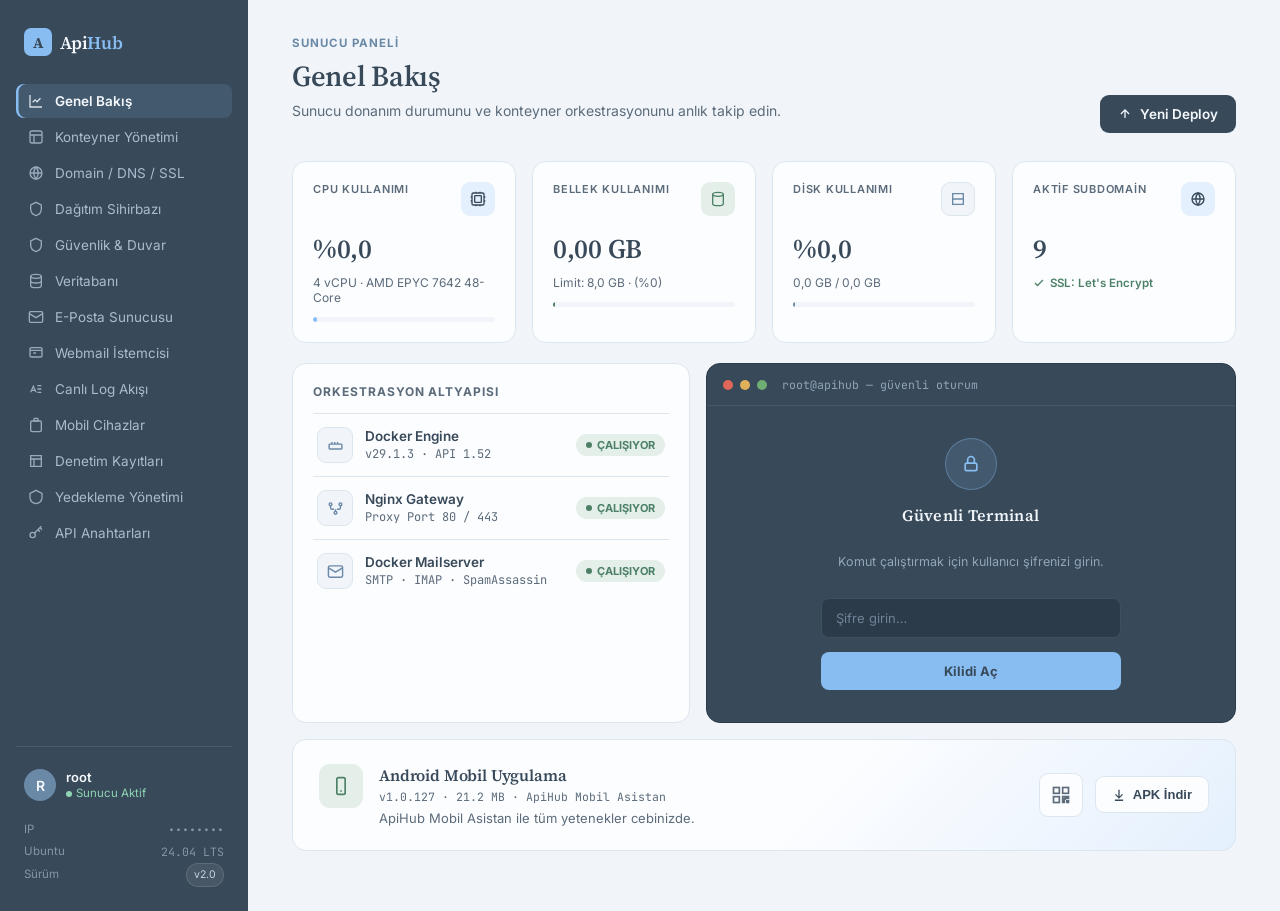
<file: docs/apihub-dashboard-stormy-morning.html>
<!DOCTYPE html>
<html lang="tr">
<head>
<meta charset="UTF-8">
<title>ApiHub — Genel Bakış</title>
<meta name="viewport" content="width=device-width, initial-scale=1">
<style>
  @import url('https://fonts.googleapis.com/css2?family=Source+Serif+4:ital,wght@0,400;0,600;0,700;1,400&family=Inter:wght@400;500;600;700&family=JetBrains+Mono:wght@400;500&display=swap');

  :root{
    /* Stormy Morning palette */
    --slate:#6A89A7;      /* muted blue-slate */
    --sky:#BDDDFC;        /* pale sky */
    --azure:#88BDF2;      /* saturated accent blue */
    --navy:#384959;       /* deep navy */

    --paper:#FCFDFF;
    --cream:#F1F5FA;
    --ink:#212B34;
    --ink-soft:#5B6B7A;
    --line:#DCE6EE;
    --accent:var(--azure);
    --accent-bg:#E4F0FD;
    --moss:#4C8067;
    --moss-bg:#E4EFE9;
  }

  *{box-sizing:border-box;}
  html,body{margin:0;padding:0;}
  body{
    background:var(--cream);
    color:var(--ink);
    font-family:'Inter',system-ui,sans-serif;
    -webkit-font-smoothing:antialiased;
  }
  h1,h2,h3{
    font-family:'Source Serif 4', Georgia, serif;
    font-weight:600;
    margin:0;
    letter-spacing:-0.01em;
  }
  .mono{font-family:'JetBrains Mono', monospace;}
  ::selection{background:var(--sky); color:var(--navy);}

  .app{
    display:grid;
    grid-template-columns:248px 1fr;
    min-height:100vh;
  }

  /* SIDEBAR */
  .sidebar{
    background:var(--navy);
    padding:24px 16px;
    display:flex;
    flex-direction:column;
    color:var(--sky);
  }
  .brand{
    display:flex;
    align-items:center;
    gap:8px;
    padding:4px 8px 20px 8px;
  }
  .brand-mark{
    width:28px;height:28px;border-radius:7px;
    background:var(--azure);
    display:flex;align-items:center;justify-content:center;
    color:var(--navy);font-family:'Source Serif 4',serif;font-weight:700;font-size:15px;
    flex-shrink:0;
  }
  .brand-name{
    font-family:'Source Serif 4',serif;
    font-weight:600;
    font-size:18px;
    letter-spacing:-0.01em;
    color:#F4F8FD;
  }
  .brand-name .hub{color:var(--azure);}

  nav{display:flex;flex-direction:column;gap:2px;margin-top:8px;}
  .nav-item{
    display:flex;align-items:center;gap:11px;
    padding:9px 12px;
    border-radius:8px;
    font-size:13.5px;
    color:#A9BDD0;
    cursor:pointer;
    transition:background .15s ease, color .15s ease;
  }
  .nav-item svg{flex-shrink:0; opacity:.85;}
  .nav-item:hover{background:rgba(255,255,255,.06); color:#F4F8FD;}
  .nav-item.active{
    background:rgba(136,189,242,.14);
    color:#F4F8FD;
    font-weight:600;
    box-shadow:inset 2.5px 0 0 var(--azure);
  }

  .sidebar-footer{
    margin-top:auto;
    border-top:1px solid rgba(255,255,255,.1);
    padding-top:14px;
  }
  .user-row{
    display:flex;align-items:center;gap:10px;
    padding:8px;border-radius:9px;
  }
  .user-row:hover{background:rgba(255,255,255,.06);}
  .avatar{
    width:32px;height:32px;border-radius:50%;
    background:var(--slate);
    display:flex;align-items:center;justify-content:center;
    font-size:14px; color:#F4F8FD; font-weight:600;
  }
  .user-meta{font-size:13px;line-height:1.3; color:#F4F8FD;}
  .user-meta .status{
    color:#8FD6B4; font-size:11.5px; display:flex; align-items:center; gap:4px;
  }
  .status .dot{width:6px;height:6px;border-radius:50%;background:#8FD6B4;display:inline-block;}
  .sys-info{
    font-size:11.5px; color:#8497A9; padding:10px 8px 0 8px; line-height:1.9;
  }
  .sys-info span{display:flex; justify-content:space-between; align-items:center;}
  .badge-ver{
    background:rgba(255,255,255,.08); border:1px solid rgba(255,255,255,.12);
    padding:1px 7px; border-radius:20px; font-size:10.5px; color:#C7D5E2;
  }

  /* MAIN */
  main{padding:36px 44px 60px; max-width:1400px;}
  .topbar{
    display:flex; justify-content:space-between; align-items:flex-end;
    margin-bottom:28px;
  }
  .eyebrow{
    font-size:11.5px; text-transform:uppercase; letter-spacing:.09em;
    color:var(--slate); font-weight:700; margin-bottom:6px;
  }
  .topbar h1{font-size:29px; color:var(--navy);}
  .topbar p{color:var(--ink-soft); font-size:14px; margin-top:6px; max-width:520px;}

  .btn-primary{
    background:var(--navy); color:#F4F8FD;
    border:none; padding:11px 18px; border-radius:9px;
    font-family:'Inter'; font-size:13.5px; font-weight:600;
    display:flex; align-items:center; gap:8px;
    cursor:pointer;
    transition:background .15s ease, transform .1s ease;
  }
  .btn-primary:hover{background:var(--azure); color:var(--navy);}
  .btn-primary:active{transform:translateY(1px);}

  /* STAT CARDS */
  .stat-grid{
    display:grid; grid-template-columns:repeat(4,1fr); gap:16px; margin-bottom:20px;
  }
  .card{
    background:var(--paper);
    border:1px solid var(--line);
    border-radius:14px;
    padding:20px;
  }
  .stat-head{
    display:flex; justify-content:space-between; align-items:flex-start; margin-bottom:14px;
  }
  .stat-label{
    font-size:11px; letter-spacing:.07em; text-transform:uppercase;
    color:var(--ink-soft); font-weight:600;
  }
  .stat-icon{
    width:34px;height:34px;border-radius:9px;
    display:flex;align-items:center;justify-content:center;
  }
  .ic-azure{background:var(--accent-bg); color:var(--navy);}
  .ic-moss{background:var(--moss-bg); color:var(--moss);}
  .ic-slate{background:var(--cream); color:var(--slate); border:1px solid var(--line);}
  .stat-value{
    font-family:'Source Serif 4',serif; font-size:27px; font-weight:600; letter-spacing:-0.01em;
    color:var(--navy);
  }
  .stat-sub{font-size:12px; color:var(--ink-soft); margin-top:8px;}
  .bar-track{
    height:5px; background:var(--cream); border-radius:3px; margin-top:12px; overflow:hidden;
  }
  .bar-fill{height:100%; background:var(--azure); border-radius:3px;}
  .ssl-chip{
    display:inline-flex; align-items:center; gap:5px;
    color:var(--moss); font-size:11.5px; font-weight:600; margin-top:9px;
  }

  /* MIDDLE ROW */
  .mid-grid{
    display:grid; grid-template-columns:1.05fr 1.4fr; gap:16px;
  }
  .panel-title{
    font-size:12px; letter-spacing:.08em; text-transform:uppercase;
    color:var(--ink-soft); font-weight:700; margin-bottom:14px;
  }

  .svc-row{
    display:flex; align-items:center; justify-content:space-between;
    padding:13px 4px; border-top:1px solid var(--line);
  }
  .svc-row:first-of-type{border-top:none;}
  .svc-left{display:flex; align-items:center; gap:12px;}
  .svc-icon{
    width:36px;height:36px;border-radius:9px; background:var(--cream);
    display:flex;align-items:center;justify-content:center; color:var(--slate);
    border:1px solid var(--line);
  }
  .svc-name{font-size:13.5px; font-weight:600; color:var(--navy);}
  .svc-sub{font-size:12px; color:var(--ink-soft); margin-top:2px;}
  .pill{
    font-size:11px; font-weight:700; padding:4px 10px; border-radius:20px;
    display:inline-flex; align-items:center; gap:5px;
    background:var(--moss-bg); color:var(--moss);
  }
  .pill .dot{width:6px;height:6px;border-radius:50%;background:var(--moss);}

  /* TERMINAL PANEL */
  .terminal-card{
    background:var(--navy);
    border-radius:14px;
    border:1px solid #2C3B49;
    padding:0;
    overflow:hidden;
    display:flex; flex-direction:column;
    min-height:340px;
  }
  .term-top{
    display:flex; align-items:center; gap:7px;
    padding:13px 16px; border-bottom:1px solid rgba(255,255,255,.08);
  }
  .term-dot{width:10px;height:10px;border-radius:50%;}
  .term-top span:last-child{
    margin-left:8px; color:#8FA6BB; font-size:11.5px; font-family:'JetBrains Mono';
  }
  .term-body{
    flex:1; display:flex; flex-direction:column; align-items:center; justify-content:center;
    text-align:center; padding:32px; gap:14px;
  }
  .lock-badge{
    width:52px;height:52px;border-radius:50%;
    background:rgba(136,189,242,.14); border:1px solid rgba(136,189,242,.35);
    display:flex;align-items:center;justify-content:center; color:var(--azure);
  }
  .term-body h3{color:#F1F5FA; font-size:16px; letter-spacing:.02em;}
  .term-body p{color:#8FA6BB; font-size:12.5px; max-width:280px; line-height:1.5;}
  .term-input{
    width:100%; max-width:300px;
    background:#2C3B49; border:1px solid #3E4F5E; color:#F1F5FA;
    padding:11px 14px; border-radius:8px; font-size:13px; font-family:'Inter';
    outline:none;
  }
  .term-input:focus{border-color:var(--azure);}
  .term-input::placeholder{color:#6E839A;}
  .btn-unlock{
    width:100%; max-width:300px;
    background:var(--azure); color:var(--navy); border:none;
    padding:11px 14px; border-radius:8px; font-size:13px; font-weight:700;
    cursor:pointer; font-family:'Inter';
  }
  .btn-unlock:hover{background:var(--sky);}

  /* BOTTOM: MOBILE APP CARD */
  .bottom-grid{
    display:grid; grid-template-columns:1fr; gap:16px; margin-top:16px;
  }
  .mobile-card{
    display:flex; align-items:center; justify-content:space-between;
    background:linear-gradient(135deg, var(--paper) 55%, var(--accent-bg));
    border:1px solid var(--line); border-radius:14px; padding:24px 26px;
  }
  .mobile-left{display:flex; gap:16px; align-items:flex-start;}
  .mobile-icon{
    width:44px;height:44px;border-radius:11px; background:var(--moss-bg);
    display:flex;align-items:center;justify-content:center; color:var(--moss); flex-shrink:0;
  }
  .mobile-left h3{font-size:16px; margin-bottom:3px; color:var(--navy);}
  .mobile-meta{font-size:11.5px; color:var(--ink-soft); font-family:'JetBrains Mono'; margin-bottom:6px;}
  .mobile-left p{font-size:13px; color:var(--ink-soft); max-width:420px; margin:0;}
  .mobile-actions{display:flex; align-items:center; gap:12px;}
  .btn-secondary{
    border:1px solid var(--line); background:var(--paper); color:var(--navy);
    padding:10px 16px; border-radius:9px; font-size:13px; font-weight:600;
    display:flex; align-items:center; gap:7px; cursor:pointer;
  }
  .btn-secondary:hover{border-color:var(--azure); color:var(--azure);}
  .qr-box{
    width:44px;height:44px; border-radius:9px; border:1px solid var(--line);
    background:var(--paper); display:flex;align-items:center;justify-content:center; color:var(--ink-soft);
  }

  @media (max-width:1100px){
    .app{grid-template-columns:1fr;}
    .sidebar{display:none;}
    .stat-grid{grid-template-columns:repeat(2,1fr);}
    .mid-grid{grid-template-columns:1fr;}
  }
</style>
</head>
<body>
<div class="app">

  <!-- SIDEBAR -->
  <aside class="sidebar">
    <div class="brand">
      <div class="brand-mark">A</div>
      <div class="brand-name">Api<span class="hub">Hub</span></div>
    </div>

    <nav>
      <div class="nav-item active">
        <svg width="16" height="16" viewBox="0 0 24 24" fill="none" stroke="currentColor" stroke-width="2"><path d="M3 3v18h18"/><path d="M18.7 8l-5.1 5.1-2.8-2.8L7 14"/></svg>
        Genel Bakış
      </div>
      <div class="nav-item">
        <svg width="16" height="16" viewBox="0 0 24 24" fill="none" stroke="currentColor" stroke-width="2"><rect x="3" y="3" width="18" height="18" rx="3"/><path d="M3 9h18M9 21V9"/></svg>
        Konteyner Yönetimi
      </div>
      <div class="nav-item">
        <svg width="16" height="16" viewBox="0 0 24 24" fill="none" stroke="currentColor" stroke-width="2"><circle cx="12" cy="12" r="9"/><path d="M3 12h18M12 3a14 14 0 0 1 0 18 14 14 0 0 1 0-18z"/></svg>
        Domain / DNS / SSL
      </div>
      <div class="nav-item">
        <svg width="16" height="16" viewBox="0 0 24 24" fill="none" stroke="currentColor" stroke-width="2"><path d="M12 2l8 4v6c0 5-3.5 8.5-8 10-4.5-1.5-8-5-8-10V6z"/></svg>
        Dağıtım Sihirbazı
      </div>
      <div class="nav-item">
        <svg width="16" height="16" viewBox="0 0 24 24" fill="none" stroke="currentColor" stroke-width="2"><path d="M12 2l8 4v6c0 5-3.5 8.5-8 10-4.5-1.5-8-5-8-10V6z"/></svg>
        Güvenlik &amp; Duvar
      </div>
      <div class="nav-item">
        <svg width="16" height="16" viewBox="0 0 24 24" fill="none" stroke="currentColor" stroke-width="2"><ellipse cx="12" cy="5" rx="8" ry="3"/><path d="M4 5v14c0 1.7 3.6 3 8 3s8-1.3 8-3V5M4 12c0 1.7 3.6 3 8 3s8-1.3 8-3"/></svg>
        Veritabanı
      </div>
      <div class="nav-item">
        <svg width="16" height="16" viewBox="0 0 24 24" fill="none" stroke="currentColor" stroke-width="2"><rect x="2" y="4" width="20" height="16" rx="2"/><path d="M2 7l10 6 10-6"/></svg>
        E-Posta Sunucusu
      </div>
      <div class="nav-item">
        <svg width="16" height="16" viewBox="0 0 24 24" fill="none" stroke="currentColor" stroke-width="2"><rect x="3" y="4" width="18" height="14" rx="2"/><path d="M3 8h18M8 12h4"/></svg>
        Webmail İstemcisi
      </div>
      <div class="nav-item">
        <svg width="16" height="16" viewBox="0 0 24 24" fill="none" stroke="currentColor" stroke-width="2"><path d="M4 17l4-9 4 9M6 14h4M14 7h6M14 12h6M14 17h6"/></svg>
        Canlı Log Akışı
      </div>
      <div class="nav-item">
        <svg width="16" height="16" viewBox="0 0 24 24" fill="none" stroke="currentColor" stroke-width="2"><rect x="9" y="2" width="6" height="4" rx="1"/><rect x="4" y="6" width="16" height="16" rx="2"/></svg>
        Mobil Cihazlar
      </div>
      <div class="nav-item">
        <svg width="16" height="16" viewBox="0 0 24 24" fill="none" stroke="currentColor" stroke-width="2"><path d="M4 4h16v16H4z"/><path d="M4 9h16M9 9v11"/></svg>
        Denetim Kayıtları
      </div>
      <div class="nav-item">
        <svg width="16" height="16" viewBox="0 0 24 24" fill="none" stroke="currentColor" stroke-width="2"><path d="M12 2l9 4.5v6c0 5.2-3.8 8.9-9 9.5-5.2-.6-9-4.3-9-9.5v-6z"/></svg>
        Yedekleme Yönetimi
      </div>
      <div class="nav-item">
        <svg width="16" height="16" viewBox="0 0 24 24" fill="none" stroke="currentColor" stroke-width="2"><circle cx="7" cy="15" r="4"/><path d="M9.5 12.5L20 2M15 7l3 3M18 4l3 3"/></svg>
        API Anahtarları
      </div>
    </nav>

    <div class="sidebar-footer">
      <div class="user-row">
        <div class="avatar">R</div>
        <div class="user-meta">
          <div style="font-weight:600;">root</div>
          <div class="status"><span class="dot"></span> Sunucu Aktif</div>
        </div>
      </div>
      <div class="sys-info">
        <span>IP <span class="mono">••••••••</span></span>
        <span>Ubuntu <span class="mono">24.04 LTS</span></span>
        <span>Sürüm <span class="badge-ver">v2.0</span></span>
      </div>
    </div>
  </aside>

  <!-- MAIN -->
  <main>
    <div class="topbar">
      <div>
        <div class="eyebrow">Sunucu Paneli</div>
        <h1>Genel Bakış</h1>
        <p>Sunucu donanım durumunu ve konteyner orkestrasyonunu anlık takip edin.</p>
      </div>
      <button class="btn-primary">
        <svg width="14" height="14" viewBox="0 0 24 24" fill="none" stroke="currentColor" stroke-width="2.2"><path d="M12 19V5M5 12l7-7 7 7"/></svg>
        Yeni Deploy
      </button>
    </div>

    <!-- STAT CARDS -->
    <div class="stat-grid">
      <div class="card">
        <div class="stat-head">
          <div class="stat-label">CPU Kullanımı</div>
          <div class="stat-icon ic-azure">
            <svg width="16" height="16" viewBox="0 0 24 24" fill="none" stroke="currentColor" stroke-width="2"><rect x="7" y="7" width="10" height="10" rx="1"/><rect x="3" y="3" width="18" height="18" rx="2"/><path d="M9 1v2M15 1v2M9 21v2M15 21v2M1 9h2M1 15h2M21 9h2M21 15h2"/></svg>
          </div>
        </div>
        <div class="stat-value">%0,0</div>
        <div class="stat-sub">4 vCPU · AMD EPYC 7642 48-Core</div>
        <div class="bar-track"><div class="bar-fill" style="width:2%"></div></div>
      </div>

      <div class="card">
        <div class="stat-head">
          <div class="stat-label">Bellek Kullanımı</div>
          <div class="stat-icon ic-moss">
            <svg width="16" height="16" viewBox="0 0 24 24" fill="none" stroke="currentColor" stroke-width="2"><ellipse cx="12" cy="5" rx="8" ry="3"/><path d="M4 5v14c0 1.7 3.6 3 8 3s8-1.3 8-3V5"/></svg>
          </div>
        </div>
        <div class="stat-value">0,00 GB</div>
        <div class="stat-sub">Limit: 8,0 GB · (%0)</div>
        <div class="bar-track"><div class="bar-fill" style="width:1%; background:var(--moss);"></div></div>
      </div>

      <div class="card">
        <div class="stat-head">
          <div class="stat-label">Disk Kullanımı</div>
          <div class="stat-icon ic-slate">
            <svg width="16" height="16" viewBox="0 0 24 24" fill="none" stroke="currentColor" stroke-width="2"><path d="M4 12h16M4 4h16v8H4zM4 12h16v8H4z"/></svg>
          </div>
        </div>
        <div class="stat-value">%0,0</div>
        <div class="stat-sub">0,0 GB / 0,0 GB</div>
        <div class="bar-track"><div class="bar-fill" style="width:1%; background:var(--slate);"></div></div>
      </div>

      <div class="card">
        <div class="stat-head">
          <div class="stat-label">Aktif Subdomain</div>
          <div class="stat-icon ic-azure">
            <svg width="16" height="16" viewBox="0 0 24 24" fill="none" stroke="currentColor" stroke-width="2"><circle cx="12" cy="12" r="9"/><path d="M3 12h18M12 3a14 14 0 0 1 0 18 14 14 0 0 1 0-18z"/></svg>
          </div>
        </div>
        <div class="stat-value">9</div>
        <div class="ssl-chip">
          <svg width="12" height="12" viewBox="0 0 24 24" fill="none" stroke="currentColor" stroke-width="2.5"><path d="M20 6L9 17l-5-5"/></svg>
          SSL: Let's Encrypt
        </div>
      </div>
    </div>

    <!-- MID ROW -->
    <div class="mid-grid">
      <div class="card">
        <div class="panel-title">Orkestrasyon Altyapısı</div>

        <div class="svc-row">
          <div class="svc-left">
            <div class="svc-icon">
              <svg width="17" height="17" viewBox="0 0 24 24" fill="none" stroke="currentColor" stroke-width="2"><rect x="3" y="10" width="18" height="7" rx="1"/><path d="M7 10V7M11 10V7M15 10V7"/></svg>
            </div>
            <div>
              <div class="svc-name">Docker Engine</div>
              <div class="svc-sub mono">v29.1.3 · API 1.52</div>
            </div>
          </div>
          <div class="pill"><span class="dot"></span>ÇALIŞIYOR</div>
        </div>

        <div class="svc-row">
          <div class="svc-left">
            <div class="svc-icon">
              <svg width="17" height="17" viewBox="0 0 24 24" fill="none" stroke="currentColor" stroke-width="2"><circle cx="5" cy="6" r="2"/><circle cx="19" cy="6" r="2"/><circle cx="12" cy="18" r="2"/><path d="M5 8v3a2 2 0 0 0 2 2h3M19 8v3a2 2 0 0 1-2 2h-3M12 13v3"/></svg>
            </div>
            <div>
              <div class="svc-name">Nginx Gateway</div>
              <div class="svc-sub mono">Proxy Port 80 / 443</div>
            </div>
          </div>
          <div class="pill"><span class="dot"></span>ÇALIŞIYOR</div>
        </div>

        <div class="svc-row">
          <div class="svc-left">
            <div class="svc-icon">
              <svg width="17" height="17" viewBox="0 0 24 24" fill="none" stroke="currentColor" stroke-width="2"><rect x="2" y="4" width="20" height="16" rx="2"/><path d="M2 7l10 6 10-6"/></svg>
            </div>
            <div>
              <div class="svc-name">Docker Mailserver</div>
              <div class="svc-sub mono">SMTP · IMAP · SpamAssassin</div>
            </div>
          </div>
          <div class="pill"><span class="dot"></span>ÇALIŞIYOR</div>
        </div>
      </div>

      <!-- TERMINAL -->
      <div class="terminal-card">
        <div class="term-top">
          <div class="term-dot" style="background:#E0685A;"></div>
          <div class="term-dot" style="background:#E0B15A;"></div>
          <div class="term-dot" style="background:#6FAE72;"></div>
          <span>root@apihub — güvenli oturum</span>
        </div>
        <div class="term-body">
          <div class="lock-badge">
            <svg width="20" height="20" viewBox="0 0 24 24" fill="none" stroke="currentColor" stroke-width="2"><rect x="5" y="11" width="14" height="9" rx="2"/><path d="M8 11V7a4 4 0 0 1 8 0v4"/></svg>
          </div>
          <h3>Güvenli Terminal</h3>
          <p>Komut çalıştırmak için kullanıcı şifrenizi girin.</p>
          <input class="term-input" type="password" placeholder="Şifre girin…">
          <button class="btn-unlock">Kilidi Aç</button>
        </div>
      </div>
    </div>

    <!-- MOBILE CARD -->
    <div class="bottom-grid">
      <div class="mobile-card">
        <div class="mobile-left">
          <div class="mobile-icon">
            <svg width="20" height="20" viewBox="0 0 24 24" fill="none" stroke="currentColor" stroke-width="2"><rect x="7" y="2" width="10" height="20" rx="2"/><path d="M11 18h2"/></svg>
          </div>
          <div>
            <h3>Android Mobil Uygulama</h3>
            <div class="mobile-meta">v1.0.127 · 21.2 MB · ApiHub Mobil Asistan</div>
            <p>ApiHub Mobil Asistan ile tüm yetenekler cebinizde.</p>
          </div>
        </div>
        <div class="mobile-actions">
          <div class="qr-box">
            <svg width="20" height="20" viewBox="0 0 24 24" fill="none" stroke="currentColor" stroke-width="2"><rect x="3" y="3" width="7" height="7"/><rect x="14" y="3" width="7" height="7"/><rect x="3" y="14" width="7" height="7"/><path d="M14 14h3v3h-3zM19 14h2v2h-2zM14 19h2v2h-2zM19 19h2v2h-2z"/></svg>
          </div>
          <button class="btn-secondary">
            <svg width="14" height="14" viewBox="0 0 24 24" fill="none" stroke="currentColor" stroke-width="2.2"><path d="M12 3v13M6 11l6 6 6-6M5 21h14"/></svg>
            APK İndir
          </button>
        </div>
      </div>
    </div>

  </main>
</div>
</body>
</html>
</file>
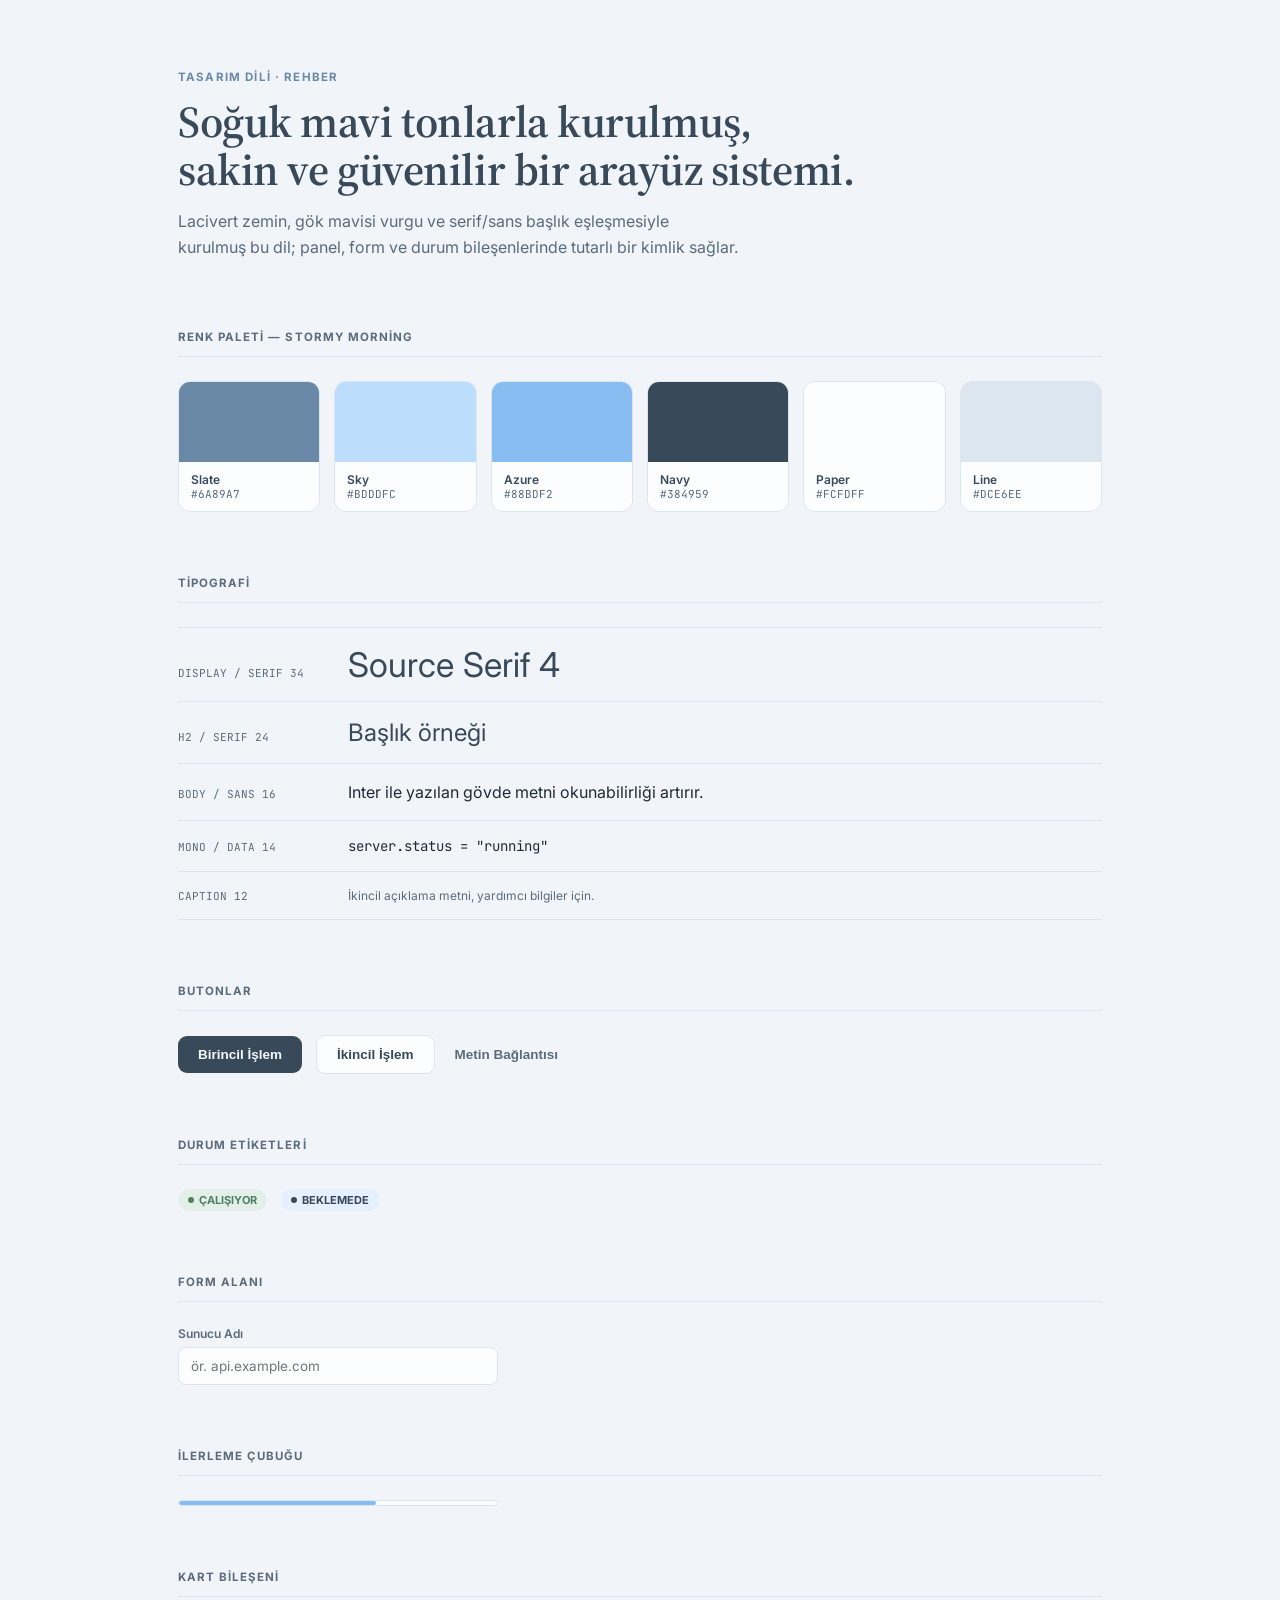
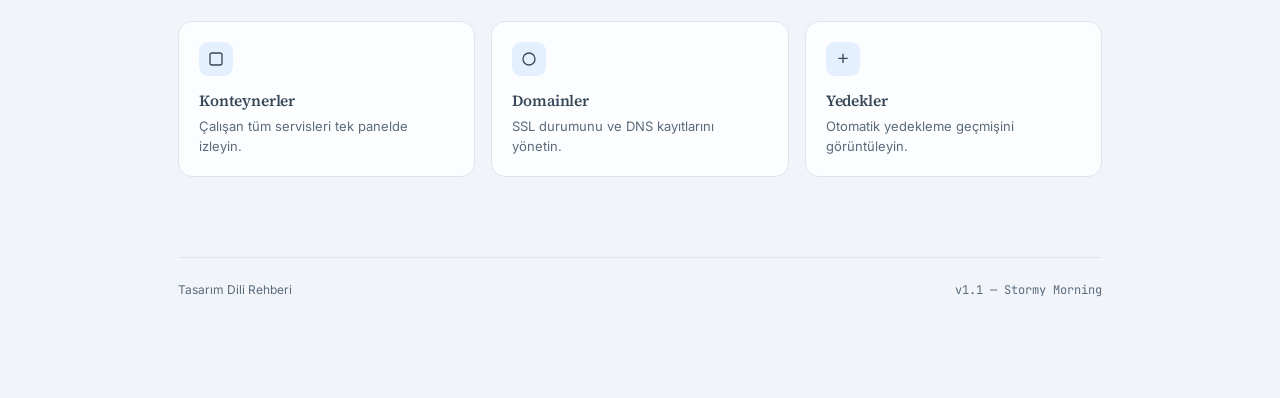
<file: docs/tasarim-dili-stormy-morning.html>
<!DOCTYPE html>
<html lang="tr">
<head>
<meta charset="UTF-8">
<title>Tasarım Dili Rehberi — Stormy Morning</title>
<meta name="viewport" content="width=device-width, initial-scale=1">
<style>
  @import url('https://fonts.googleapis.com/css2?family=Source+Serif+4:ital,wght@0,400;0,600;0,700;1,400&family=Inter:wght@400;500;600;700&family=JetBrains+Mono:wght@400;500&display=swap');

  :root{
    /* Stormy Morning palette */
    --slate:#6A89A7;
    --sky:#BDDDFC;
    --azure:#88BDF2;
    --navy:#384959;

    --paper:#FCFDFF;
    --cream:#F1F5FA;
    --ink:#212B34;
    --ink-soft:#5B6B7A;
    --line:#DCE6EE;
    --accent:var(--azure);
    --accent-bg:#E4F0FD;
    --moss:#4C8067;
    --moss-bg:#E4EFE9;
  }
  *{box-sizing:border-box;}
  body{
    margin:0; background:var(--cream); color:var(--ink);
    font-family:'Inter',system-ui,sans-serif;
  }
  .mono{font-family:'JetBrains Mono',monospace;}
  h1,h2,h3{font-family:'Source Serif 4',Georgia,serif; font-weight:600; margin:0; letter-spacing:-0.01em;}

  .wrap{max-width:980px; margin:0 auto; padding:70px 28px 100px;}

  .hero{margin-bottom:70px;}
  .eyebrow{
    font-size:11.5px; text-transform:uppercase; letter-spacing:.1em;
    color:var(--slate); font-weight:700; margin-bottom:14px;
  }
  .hero h1{font-size:44px; line-height:1.08; max-width:680px; color:var(--navy);}
  .hero p{color:var(--ink-soft); font-size:16px; max-width:560px; margin-top:16px; line-height:1.6;}

  section{margin-bottom:64px;}
  .sec-label{
    font-size:11.5px; text-transform:uppercase; letter-spacing:.09em;
    color:var(--ink-soft); font-weight:700; border-bottom:1px solid var(--line);
    padding-bottom:12px; margin-bottom:24px;
  }

  /* PALETTE */
  .palette{display:grid; grid-template-columns:repeat(6,1fr); gap:14px;}
  .swatch{border-radius:12px; overflow:hidden; border:1px solid var(--line);}
  .swatch-color{height:80px;}
  .swatch-meta{background:var(--paper); padding:10px 12px;}
  .swatch-meta .name{font-size:12px; font-weight:600; color:var(--navy);}
  .swatch-meta .hex{font-size:11px; color:var(--ink-soft);}

  /* TYPE */
  .type-row{display:flex; align-items:baseline; gap:20px; padding:16px 0; border-top:1px solid var(--line);}
  .type-row:last-child{border-bottom:1px solid var(--line);}
  .type-tag{font-size:11px; color:var(--ink-soft); width:150px; flex-shrink:0;}
  .t-display{font-size:34px; color:var(--navy);}
  .t-h2{font-size:24px; color:var(--navy);}
  .t-body{font-size:16px; font-family:'Inter'; line-height:1.5;}
  .t-mono{font-size:14px;}
  .t-caption{font-size:12px; color:var(--ink-soft);}

  /* BUTTONS */
  .row{display:flex; gap:14px; flex-wrap:wrap; align-items:center;}
  .btn-primary{
    background:var(--navy); color:#F4F8FD; border:none;
    padding:11px 20px; border-radius:9px; font-weight:600; font-size:13.5px; cursor:pointer;
  }
  .btn-primary:hover{background:var(--azure); color:var(--navy);}
  .btn-secondary{
    background:var(--paper); color:var(--navy); border:1px solid var(--line);
    padding:11px 20px; border-radius:9px; font-weight:600; font-size:13.5px; cursor:pointer;
  }
  .btn-secondary:hover{border-color:var(--azure); color:var(--azure);}
  .btn-ghost{
    background:transparent; color:var(--ink-soft); border:none;
    padding:11px 6px; font-weight:600; font-size:13.5px; cursor:pointer;
  }
  .btn-ghost:hover{color:var(--azure);}

  /* CARDS */
  .card-grid{display:grid; grid-template-columns:repeat(3,1fr); gap:16px;}
  .demo-card{background:var(--paper); border:1px solid var(--line); border-radius:14px; padding:20px;}
  .demo-card .ic{
    width:34px;height:34px;border-radius:9px; background:var(--accent-bg); color:var(--navy);
    display:flex;align-items:center;justify-content:center; margin-bottom:14px;
  }
  .demo-card h3{font-size:15.5px; margin-bottom:6px; color:var(--navy);}
  .demo-card p{font-size:13px; color:var(--ink-soft); line-height:1.5; margin:0;}

  /* STATUS / PILLS */
  .pill{
    font-size:11px; font-weight:700; padding:4px 10px; border-radius:20px;
    display:inline-flex; align-items:center; gap:5px;
  }
  .pill-moss{background:var(--moss-bg); color:var(--moss);}
  .pill-azure{background:var(--accent-bg); color:var(--navy);}
  .pill .dot{width:6px;height:6px;border-radius:50%; background:currentColor;}

  /* INPUT */
  .field{display:flex; flex-direction:column; gap:6px; max-width:320px;}
  .field label{font-size:12px; font-weight:600; color:var(--ink-soft);}
  .field input{
    border:1px solid var(--line); background:var(--paper); border-radius:8px;
    padding:10px 12px; font-size:13.5px; font-family:'Inter'; outline:none; color:var(--ink);
  }
  .field input:focus{border-color:var(--azure);}

  /* PROGRESS */
  .bar-track{height:6px; background:var(--paper); border:1px solid var(--line); border-radius:4px; overflow:hidden; max-width:320px;}
  .bar-fill{height:100%; background:var(--azure); border-radius:4px;}

  footer{
    border-top:1px solid var(--line); padding-top:24px; margin-top:80px;
    font-size:12px; color:var(--ink-soft); display:flex; justify-content:space-between;
  }

  @media (max-width:720px){
    .palette{grid-template-columns:repeat(3,1fr);}
    .card-grid{grid-template-columns:1fr;}
    .hero h1{font-size:32px;}
  }
</style>
</head>
<body>
<div class="wrap">

  <div class="hero">
    <div class="eyebrow">Tasarım Dili · Rehber</div>
    <h1>Soğuk mavi tonlarla kurulmuş, sakin ve güvenilir bir arayüz sistemi.</h1>
    <p>Lacivert zemin, gök mavisi vurgu ve serif/sans başlık eşleşmesiyle kurulmuş bu dil; panel, form ve durum bileşenlerinde tutarlı bir kimlik sağlar.</p>
  </div>

  <!-- PALETTE -->
  <section>
    <div class="sec-label">Renk Paleti — Stormy Morning</div>
    <div class="palette">
      <div class="swatch">
        <div class="swatch-color" style="background:#6A89A7;"></div>
        <div class="swatch-meta"><div class="name">Slate</div><div class="hex mono">#6A89A7</div></div>
      </div>
      <div class="swatch">
        <div class="swatch-color" style="background:#BDDDFC;"></div>
        <div class="swatch-meta"><div class="name">Sky</div><div class="hex mono">#BDDDFC</div></div>
      </div>
      <div class="swatch">
        <div class="swatch-color" style="background:#88BDF2;"></div>
        <div class="swatch-meta"><div class="name">Azure</div><div class="hex mono">#88BDF2</div></div>
      </div>
      <div class="swatch">
        <div class="swatch-color" style="background:#384959;"></div>
        <div class="swatch-meta"><div class="name">Navy</div><div class="hex mono">#384959</div></div>
      </div>
      <div class="swatch">
        <div class="swatch-color" style="background:#FCFDFF;"></div>
        <div class="swatch-meta"><div class="name">Paper</div><div class="hex mono">#FCFDFF</div></div>
      </div>
      <div class="swatch">
        <div class="swatch-color" style="background:#DCE6EE;"></div>
        <div class="swatch-meta"><div class="name">Line</div><div class="hex mono">#DCE6EE</div></div>
      </div>
    </div>
  </section>

  <!-- TYPE -->
  <section>
    <div class="sec-label">Tipografi</div>
    <div class="type-row"><div class="type-tag mono">DISPLAY / SERIF 34</div><div class="t-display">Source Serif 4</div></div>
    <div class="type-row"><div class="type-tag mono">H2 / SERIF 24</div><div class="t-h2">Başlık örneği</div></div>
    <div class="type-row"><div class="type-tag mono">BODY / SANS 16</div><div class="t-body">Inter ile yazılan gövde metni okunabilirliği artırır.</div></div>
    <div class="type-row"><div class="type-tag mono">MONO / DATA 14</div><div class="t-mono mono">server.status = "running"</div></div>
    <div class="type-row"><div class="type-tag mono">CAPTION 12</div><div class="t-caption">İkincil açıklama metni, yardımcı bilgiler için.</div></div>
  </section>

  <!-- BUTTONS -->
  <section>
    <div class="sec-label">Butonlar</div>
    <div class="row">
      <button class="btn-primary">Birincil İşlem</button>
      <button class="btn-secondary">İkincil İşlem</button>
      <button class="btn-ghost">Metin Bağlantısı</button>
    </div>
  </section>

  <!-- STATUS -->
  <section>
    <div class="sec-label">Durum Etiketleri</div>
    <div class="row">
      <span class="pill pill-moss"><span class="dot"></span>ÇALIŞIYOR</span>
      <span class="pill pill-azure"><span class="dot"></span>BEKLEMEDE</span>
    </div>
  </section>

  <!-- FORM -->
  <section>
    <div class="sec-label">Form Alanı</div>
    <div class="field">
      <label>Sunucu Adı</label>
      <input type="text" placeholder="ör. api.example.com">
    </div>
  </section>

  <!-- PROGRESS -->
  <section>
    <div class="sec-label">İlerleme Çubuğu</div>
    <div class="bar-track"><div class="bar-fill" style="width:62%;"></div></div>
  </section>

  <!-- CARDS -->
  <section>
    <div class="sec-label">Kart Bileşeni</div>
    <div class="card-grid">
      <div class="demo-card">
        <div class="ic">
          <svg width="16" height="16" viewBox="0 0 24 24" fill="none" stroke="currentColor" stroke-width="2"><rect x="3" y="3" width="18" height="18" rx="3"/></svg>
        </div>
        <h3>Konteynerler</h3>
        <p>Çalışan tüm servisleri tek panelde izleyin.</p>
      </div>
      <div class="demo-card">
        <div class="ic">
          <svg width="16" height="16" viewBox="0 0 24 24" fill="none" stroke="currentColor" stroke-width="2"><circle cx="12" cy="12" r="9"/></svg>
        </div>
        <h3>Domainler</h3>
        <p>SSL durumunu ve DNS kayıtlarını yönetin.</p>
      </div>
      <div class="demo-card">
        <div class="ic">
          <svg width="16" height="16" viewBox="0 0 24 24" fill="none" stroke="currentColor" stroke-width="2"><path d="M5 11h14M12 4v14"/></svg>
        </div>
        <h3>Yedekler</h3>
        <p>Otomatik yedekleme geçmişini görüntüleyin.</p>
      </div>
    </div>
  </section>

  <footer>
    <span>Tasarım Dili Rehberi</span>
    <span class="mono">v1.1 — Stormy Morning</span>
  </footer>

</div>
</body>
</html>
</file>
